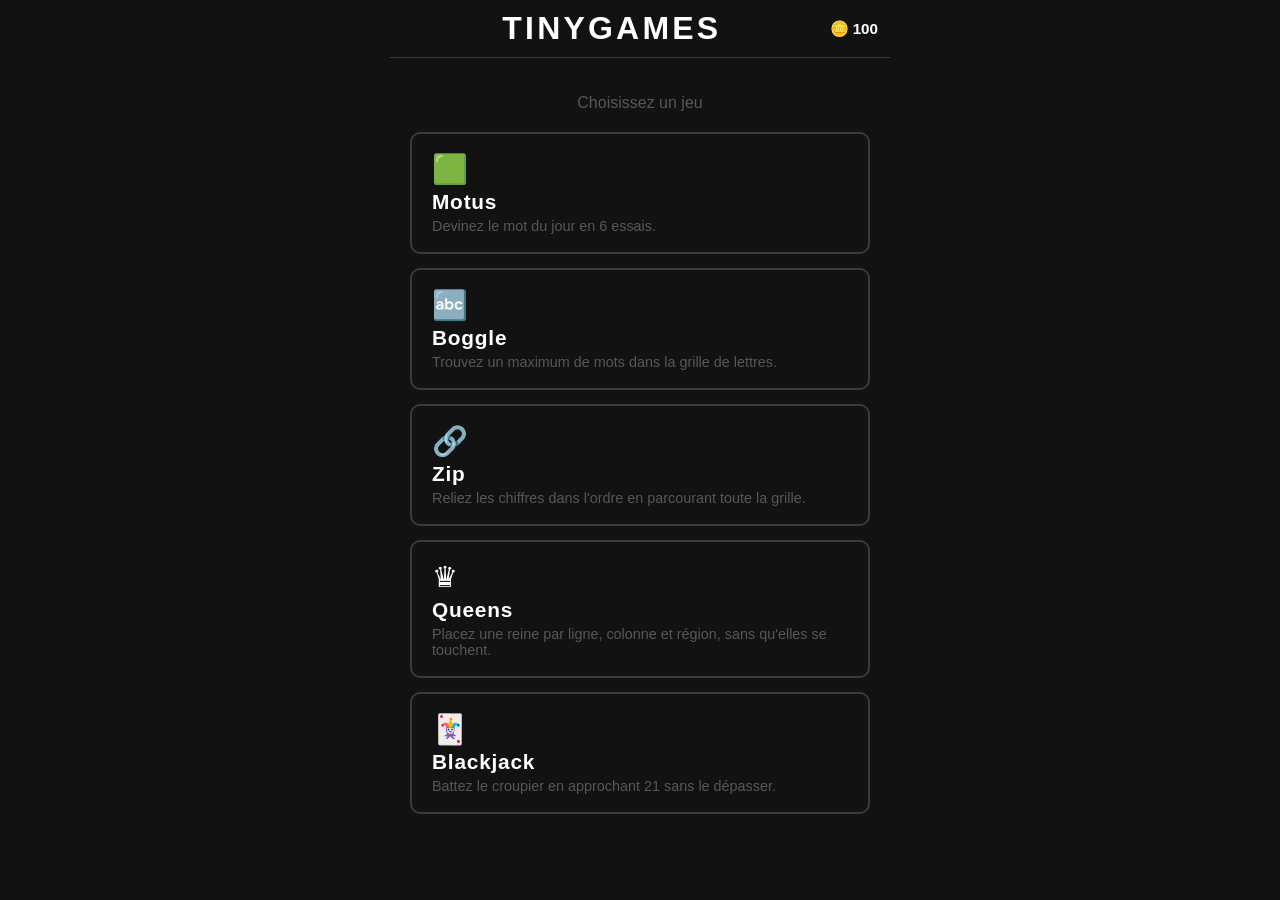
<file: index.html>
<!DOCTYPE html>
<html lang="fr">
<head>
<meta charset="UTF-8">
<meta name="viewport" content="width=device-width, initial-scale=1.0">
<title>TinyGames</title>
<link rel="stylesheet" href="style.css">
</head>
<body>
  <header>
    <h1>TINYGAMES</h1>
    <span class="coin-badge" title="Vos pièces">🪙 <span id="coin-count">0</span></span>
  </header>

  <main>
    <p class="subtitle">Choisissez un jeu</p>
    <div class="game-list">
      <a class="game-card" href="wordle/">
        <span class="game-emoji">🟩</span>
        <span class="game-name">Motus</span>
        <span class="game-desc">Devinez le mot du jour en 6 essais.</span>
      </a>
      <a class="game-card" href="boggle/">
        <span class="game-emoji">🔤</span>
        <span class="game-name">Boggle</span>
        <span class="game-desc">Trouvez un maximum de mots dans la grille de lettres.</span>
      </a>
      <a class="game-card" href="zip/">
        <span class="game-emoji">🔗</span>
        <span class="game-name">Zip</span>
        <span class="game-desc">Reliez les chiffres dans l'ordre en parcourant toute la grille.</span>
      </a>
      <a class="game-card" href="queens/">
        <span class="game-emoji">♛</span>
        <span class="game-name">Queens</span>
        <span class="game-desc">Placez une reine par ligne, colonne et région, sans qu'elles se touchent.</span>
      </a>
      <a class="game-card" href="blackjack/">
        <span class="game-emoji">🃏</span>
        <span class="game-name">Blackjack</span>
        <span class="game-desc">Battez le croupier en approchant 21 sans le dépasser.</span>
      </a>
    </div>
  </main>

  <script src="coins.js"></script>
</body>
</html>
</file>
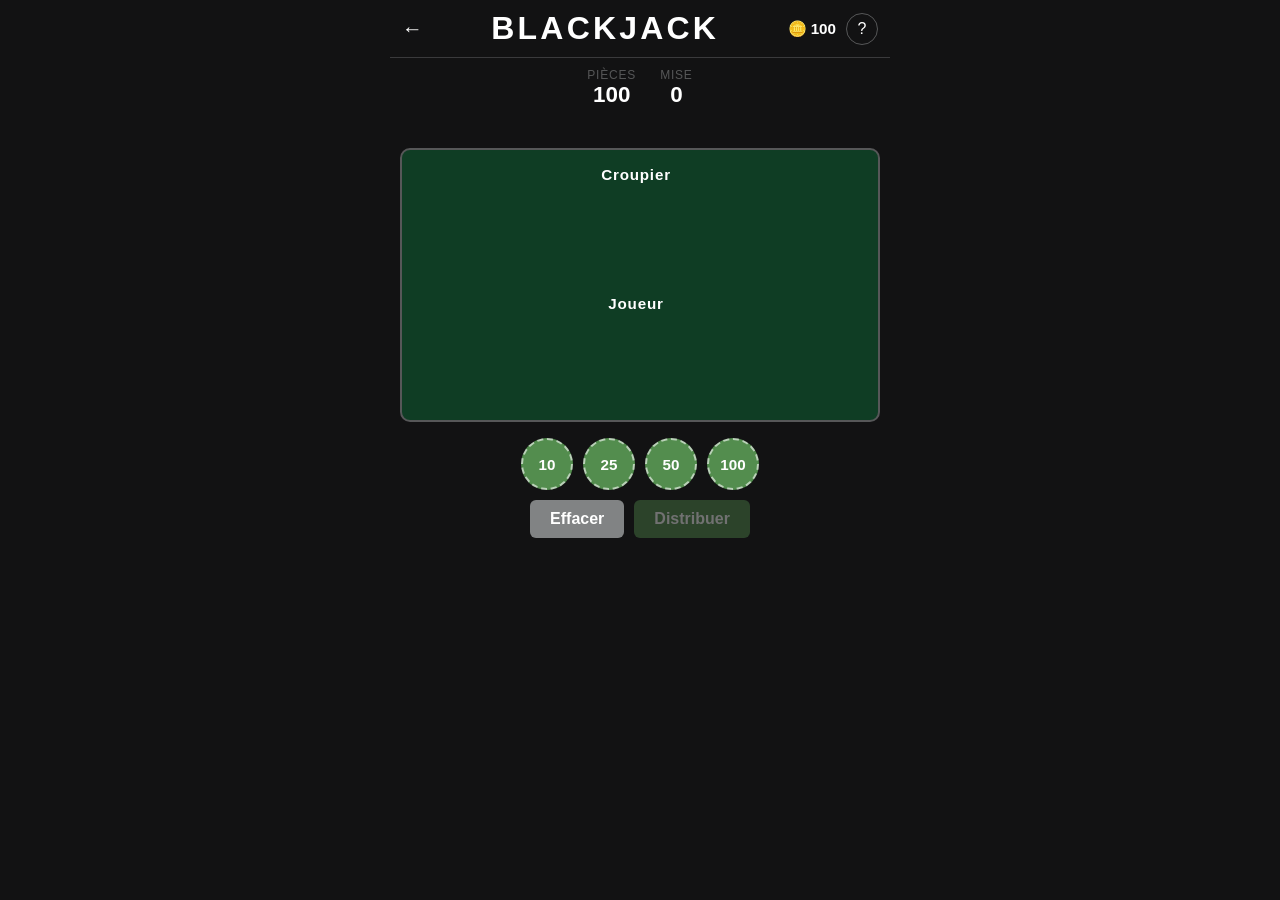
<file: blackjack/index.html>
<!DOCTYPE html>
<html lang="fr">
<head>
<meta charset="UTF-8">
<meta name="viewport" content="width=device-width, initial-scale=1.0">
<title>Blackjack - TinyGames</title>
<link rel="stylesheet" href="style.css">
</head>
<body>
  <header>
    <a class="home-link" href="../" aria-label="Retour a l'accueil">&larr;</a>
    <h1>BLACKJACK</h1>
    <div class="header-right">
      <span class="coin-badge" title="Vos pièces">🪙 <span id="coin-count">0</span></span>
      <button id="help-btn" aria-label="Aide" title="Comment jouer">?</button>
    </div>
  </header>

  <main>
    <div class="status-bar">
      <div class="status-item">
        <span class="status-label">Pièces</span>
        <span id="bankroll" class="status-value">0</span>
      </div>
      <div class="status-item">
        <span class="status-label">Mise</span>
        <span id="bet-display" class="status-value">0</span>
      </div>
    </div>

    <div id="message" class="message" aria-live="polite"></div>

    <section class="table">
      <div class="hand-area">
        <div class="hand-label">
          <span>Croupier</span>
          <span id="dealer-total" class="hand-total"></span>
        </div>
        <div id="dealer-cards" class="cards"></div>
      </div>

      <div class="hand-area">
        <div class="hand-label">
          <span>Joueur</span>
          <span id="player-total" class="hand-total"></span>
        </div>
        <div id="player-cards" class="cards"></div>
      </div>
    </section>

    <div id="bet-controls" class="controls">
      <div class="chip-row">
        <button class="chip" data-value="10">10</button>
        <button class="chip" data-value="25">25</button>
        <button class="chip" data-value="50">50</button>
        <button class="chip" data-value="100">100</button>
      </div>
      <div class="bet-actions">
        <button id="clear-bet-btn">Effacer</button>
        <button id="deal-btn">Distribuer</button>
      </div>
    </div>

    <div id="action-controls" class="controls hidden">
      <button id="hit-btn">Tirer</button>
      <button id="stand-btn">Rester</button>
      <button id="double-btn">Doubler</button>
    </div>
  </main>

  <div id="new-round-area" class="hidden">
    <button id="new-round-btn">Nouvelle manche</button>
  </div>

  <div id="help-modal" class="modal hidden">
    <div class="modal-content">
      <button class="close-btn" id="close-help">&times;</button>
      <h2>Comment jouer</h2>
      <p>Misez des pièces puis cliquez sur <strong>Distribuer</strong>. Le but est
      d'obtenir une main plus proche de 21 que celle du croupier, sans la dépasser.</p>
      <p>Les pièces sont communes à tous les jeux du site : trouvez des mots dans Boggle,
      terminez Zip, Queens ou Motus pour en gagner.</p>
      <p>Les cartes 2 à 10 valent leur valeur, les figures (J, Q, K) valent 10, et l'as
      vaut 11 ou 1 (la valeur la plus favorable est utilisée automatiquement).</p>
      <p><strong>Tirer</strong> : piocher une carte. <strong>Rester</strong> : garder sa
      main et laisser jouer le croupier. <strong>Doubler</strong> : doubler la mise,
      piocher une seule carte puis rester (disponible seulement sur les 2 premières cartes).</p>
      <p>Le croupier tire tant que sa main est inférieure à 17. Un blackjack (21 avec 2
      cartes) paie 3 pour 2. Une victoire classique paie 1 pour 1. En cas d'égalité,
      la mise est rendue.</p>
    </div>
  </div>

  <script src="../coins.js"></script>
  <script src="script.js"></script>
</body>
</html>
</file>
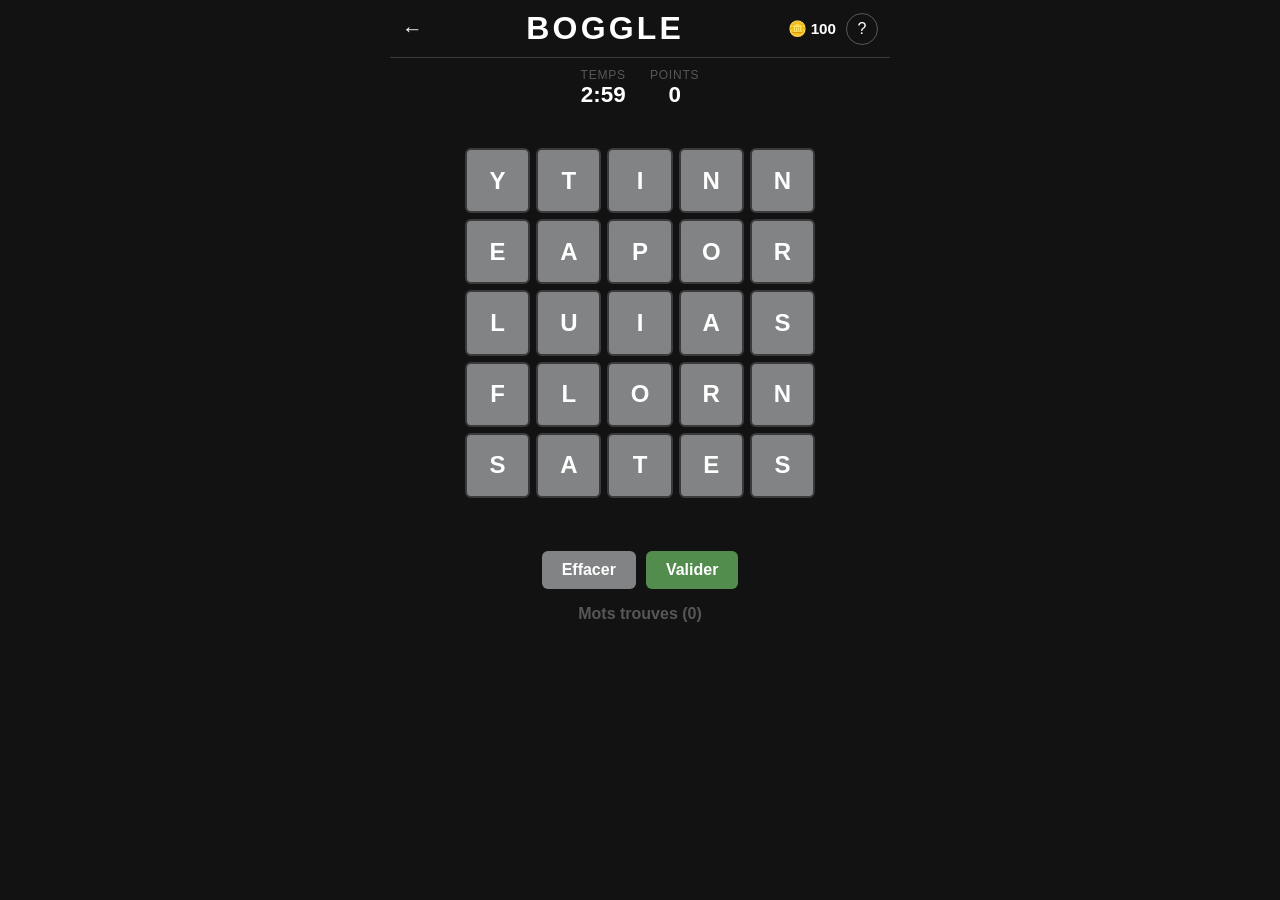
<file: boggle/index.html>
<!DOCTYPE html>
<html lang="fr">
<head>
<meta charset="UTF-8">
<meta name="viewport" content="width=device-width, initial-scale=1.0">
<title>Boggle - TinyGames</title>
<link rel="stylesheet" href="style.css">
</head>
<body>
  <header>
    <a class="home-link" href="../" aria-label="Retour a l'accueil">&larr;</a>
    <h1>BOGGLE</h1>
    <div class="header-right">
      <span class="coin-badge" title="Vos pièces">🪙 <span id="coin-count">0</span></span>
      <button id="help-btn" aria-label="Aide" title="Comment jouer">?</button>
    </div>
  </header>

  <main>
    <div class="status-bar">
      <div class="status-item">
        <span class="status-label">Temps</span>
        <span id="timer" class="status-value">3:00</span>
      </div>
      <div class="status-item">
        <span class="status-label">Points</span>
        <span id="score" class="status-value">0</span>
      </div>
    </div>

    <div id="message" class="message" aria-live="polite"></div>

    <div id="board" role="grid" aria-label="Grille de lettres"></div>

    <div id="current-word" class="current-word"></div>

    <div class="controls">
      <button id="undo-btn">Effacer</button>
      <button id="submit-btn">Valider</button>
    </div>

    <div class="found-words">
      <h2>Mots trouves (<span id="found-count">0</span>)</h2>
      <ul id="found-list"></ul>
    </div>
  </main>

  <div id="new-game-area" class="hidden">
    <button id="new-game-btn">Nouvelle partie</button>
  </div>

  <div id="help-modal" class="modal hidden">
    <div class="modal-content">
      <button class="close-btn" id="close-help">&times;</button>
      <h2>Comment jouer</h2>
      <p>Formez des mots de 3 a 8 lettres en reliant des lettres adjacentes (horizontalement, verticalement ou en diagonale).</p>
      <p>Chaque case ne peut etre utilisee qu'une seule fois par mot.</p>
      <p>Cliquez sur les lettres dans l'ordre, puis sur "Valider" pour proposer le mot. Vous avez 3 minutes pour marquer un maximum de points.</p>
      <p>Points par mot : 3-4 lettres = 1, 5 lettres = 2, 6 lettres = 3, 7 lettres = 5, 8 lettres = 11.</p>
    </div>
  </div>

  <script src="../coins.js"></script>
  <script src="script.js"></script>
</body>
</html>
</file>
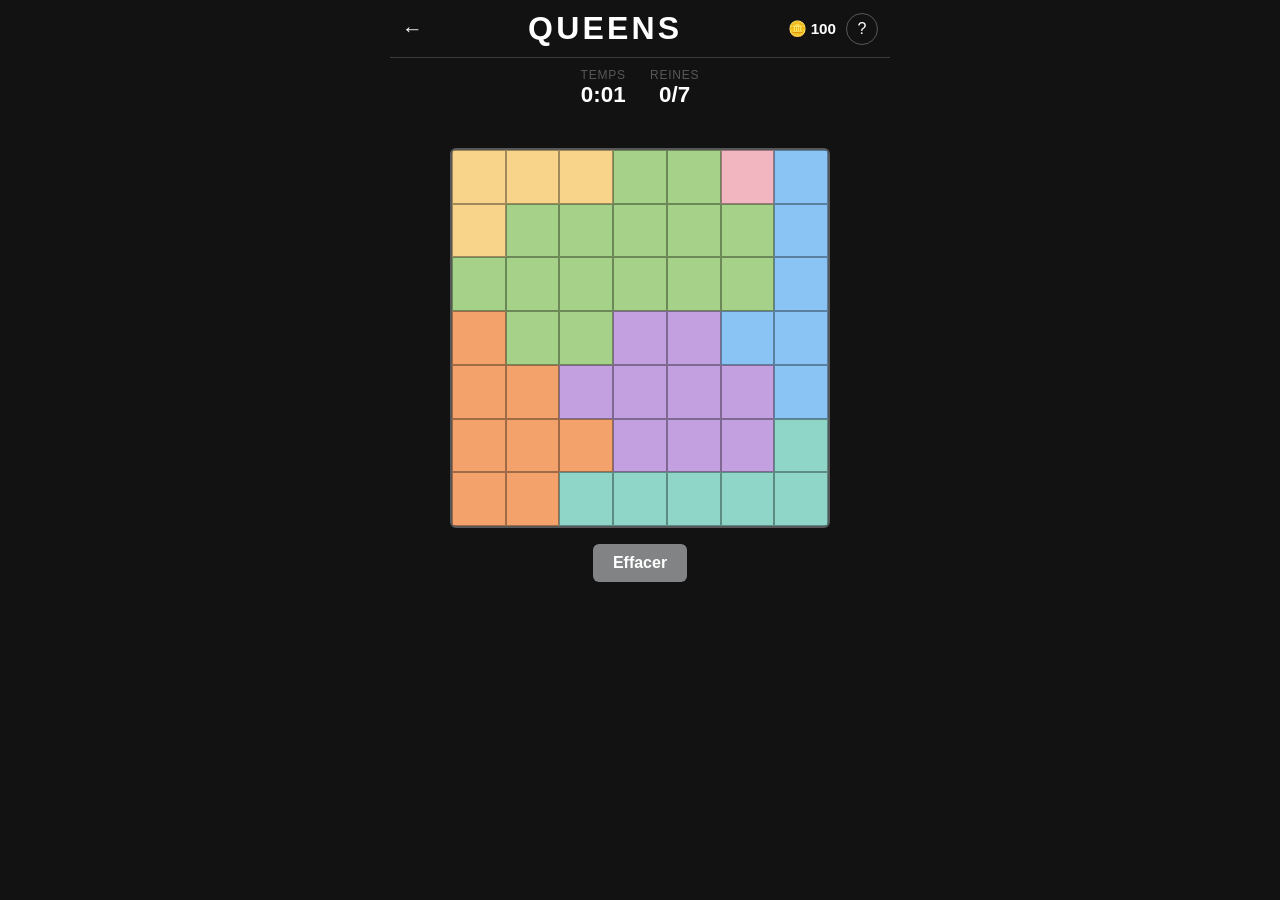
<file: queens/index.html>
<!DOCTYPE html>
<html lang="fr">
<head>
<meta charset="UTF-8">
<meta name="viewport" content="width=device-width, initial-scale=1.0">
<title>Queens - TinyGames</title>
<link rel="stylesheet" href="style.css">
</head>
<body>
  <header>
    <a class="home-link" href="../" aria-label="Retour a l'accueil">&larr;</a>
    <h1>QUEENS</h1>
    <div class="header-right">
      <span class="coin-badge" title="Vos pièces">🪙 <span id="coin-count">0</span></span>
      <button id="help-btn" aria-label="Aide" title="Comment jouer">?</button>
    </div>
  </header>

  <main>
    <div class="status-bar">
      <div class="status-item">
        <span class="status-label">Temps</span>
        <span id="timer" class="status-value">0:00</span>
      </div>
      <div class="status-item">
        <span class="status-label">Reines</span>
        <span id="progress" class="status-value">0/0</span>
      </div>
    </div>

    <div id="message" class="message" aria-live="polite"></div>

    <div id="board" role="grid" aria-label="Grille de régions"></div>

    <div class="controls">
      <button id="undo-btn">Effacer</button>
    </div>
  </main>

  <div id="new-game-area" class="hidden">
    <button id="new-game-btn">Nouvelle partie</button>
  </div>

  <div id="help-modal" class="modal hidden">
    <div class="modal-content">
      <button class="close-btn" id="close-help">&times;</button>
      <h2>Comment jouer</h2>
      <p>Placez une reine (♛) par ligne, par colonne et par région colorée, de sorte
      qu'aucune reine ne touche une autre reine (même en diagonale).</p>
      <p>Cliquez une fois sur une case pour la marquer d'une croix (aide-mémoire),
      cliquez à nouveau pour y placer une reine, et une troisième fois pour la vider.</p>
      <p>Les reines en conflit s'affichent en rouge.</p>
    </div>
  </div>

  <script src="../coins.js"></script>
  <script src="script.js"></script>
</body>
</html>
</file>
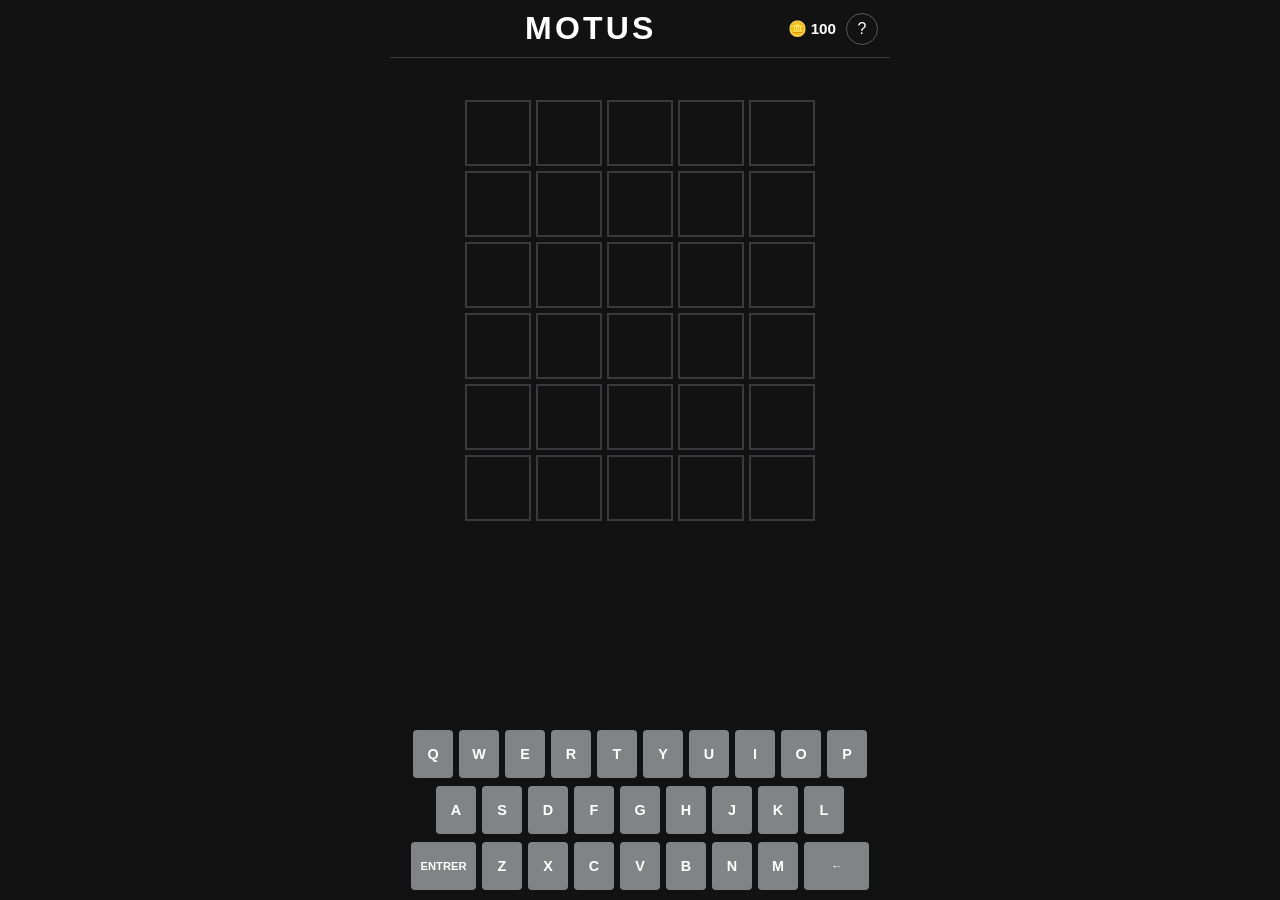
<file: wordle/index.html>
<!DOCTYPE html>
<html lang="fr">
<head>
<meta charset="UTF-8">
<meta name="viewport" content="width=device-width, initial-scale=1.0">
<title>Motus - Le Wordle Francais</title>
<link rel="stylesheet" href="style.css">
</head>
<body>
  <header>
    <h1>MOTUS</h1>
    <div class="header-right">
      <span class="coin-badge" title="Vos pièces">🪙 <span id="coin-count">0</span></span>
      <button id="help-btn" aria-label="Aide" title="Comment jouer">?</button>
    </div>
  </header>

  <main>
    <div id="message" class="message" aria-live="polite"></div>
    <div id="board" role="grid" aria-label="Grille de jeu"></div>
  </main>

  <div id="keyboard" role="group" aria-label="Clavier"></div>
  <div id="new-game-area" class="hidden">
    <button id="new-game-btn">Nouvelle partie</button>
  </div>

  <div id="help-modal" class="modal hidden">
    <div class="modal-content">
      <button class="close-btn" id="close-help">&times;</button>
      <h2>Comment jouer</h2>
      <p>Devinez le mot du jour en 6 essais.</p>
      <p>Chaque essai doit etre un mot valide de 5 lettres.</p>
      <p>Apres chaque essai, la couleur des cases change pour indiquer si vos lettres sont bien placees.</p>
      <div class="example">
        <div class="tile correct">A</div>
        <span>La lettre est dans le mot et bien placee.</span>
      </div>
      <div class="example">
        <div class="tile present">B</div>
        <span>La lettre est dans le mot mais mal placee.</span>
      </div>
      <div class="example">
        <div class="tile absent">C</div>
        <span>La lettre n'est pas dans le mot.</span>
      </div>
      <p>Un nouveau mot est disponible chaque jour !</p>
    </div>
  </div>

  <script src="../coins.js"></script>
  <script src="script.js"></script>
</body>
</html>
</file>
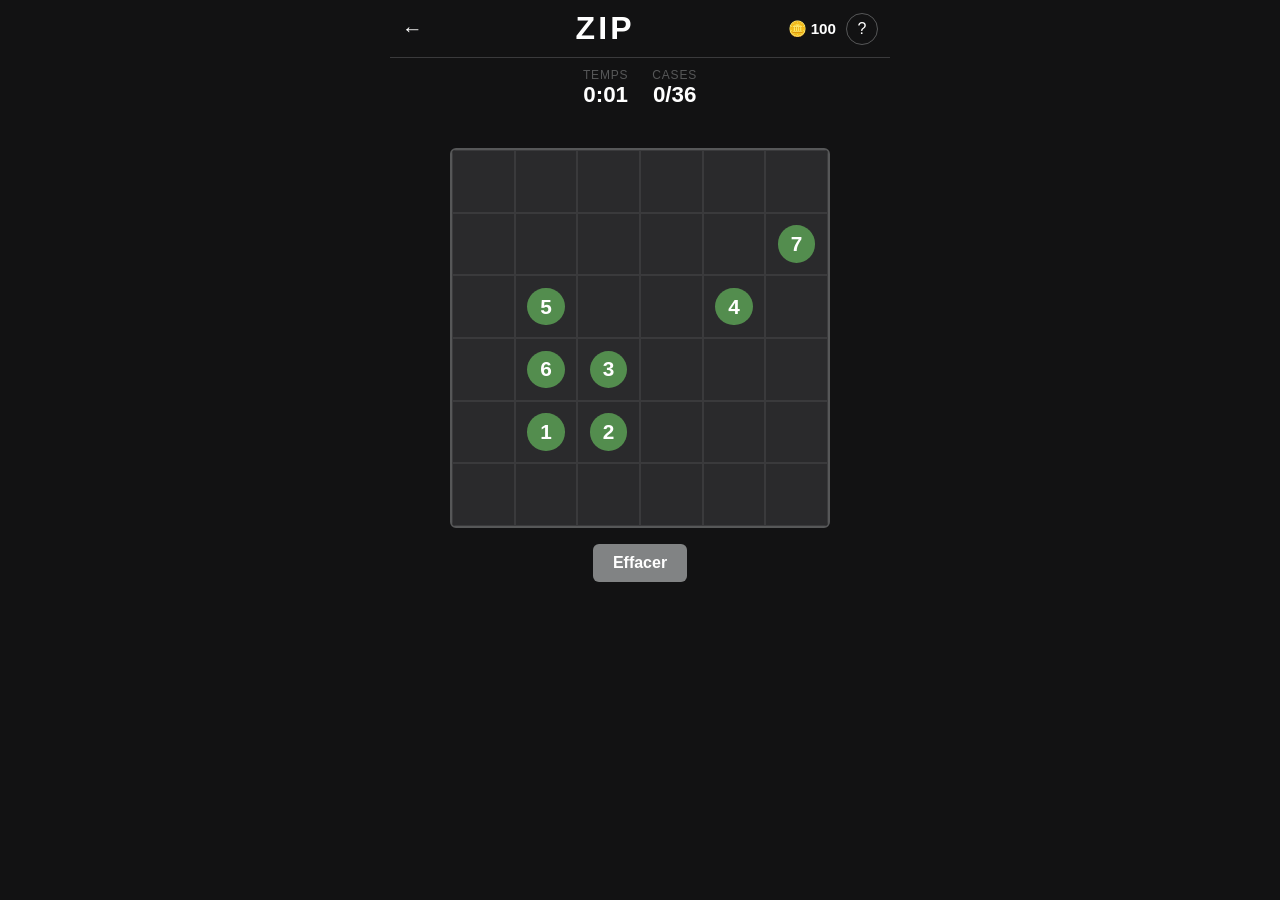
<file: zip/index.html>
<!DOCTYPE html>
<html lang="fr">
<head>
<meta charset="UTF-8">
<meta name="viewport" content="width=device-width, initial-scale=1.0">
<title>Zip - TinyGames</title>
<link rel="stylesheet" href="style.css">
</head>
<body>
  <header>
    <a class="home-link" href="../" aria-label="Retour a l'accueil">&larr;</a>
    <h1>ZIP</h1>
    <div class="header-right">
      <span class="coin-badge" title="Vos pièces">🪙 <span id="coin-count">0</span></span>
      <button id="help-btn" aria-label="Aide" title="Comment jouer">?</button>
    </div>
  </header>

  <main>
    <div class="status-bar">
      <div class="status-item">
        <span class="status-label">Temps</span>
        <span id="timer" class="status-value">0:00</span>
      </div>
      <div class="status-item">
        <span class="status-label">Cases</span>
        <span id="progress" class="status-value">0/0</span>
      </div>
    </div>

    <div id="message" class="message" aria-live="polite"></div>

    <div id="board" role="grid" aria-label="Grille de connexion"></div>

    <div class="controls">
      <button id="undo-btn">Effacer</button>
    </div>
  </main>

  <div id="new-game-area" class="hidden">
    <button id="new-game-btn">Nouvelle partie</button>
  </div>

  <div id="help-modal" class="modal hidden">
    <div class="modal-content">
      <button class="close-btn" id="close-help">&times;</button>
      <h2>Comment jouer</h2>
      <p>Reliez les chiffres dans l'ordre (1, 2, 3...) en traçant un chemin entre cases
      voisines (horizontalement ou verticalement).</p>
      <p>Le chemin doit passer par toutes les cases de la grille sans repasser deux fois
      par la même case.</p>
      <p>Cliquez ou glissez d'une case à l'autre pour tracer le chemin. Cliquez sur la
      dernière case tracée pour revenir en arrière.</p>
    </div>
  </div>

  <script src="../coins.js"></script>
  <script src="script.js"></script>
</body>
</html>
</file>
<file: style.css>
:root {
  --bg: #121213;
  --fg: #ffffff;
  --border: #3a3a3c;
  --border-filled: #565758;
  --correct: #538d4e;
}

* {
  box-sizing: border-box;
}

html, body {
  margin: 0;
  padding: 0;
  height: 100%;
  background: var(--bg);
  color: var(--fg);
  font-family: "Helvetica Neue", Arial, sans-serif;
}

body {
  display: flex;
  flex-direction: column;
  align-items: center;
}

header {
  width: 100%;
  max-width: 500px;
  display: flex;
  align-items: center;
  justify-content: space-between;
  gap: 8px;
  border-bottom: 1px solid var(--border);
  padding: 10px 12px;
}

header h1 {
  flex: 1 1 auto;
  min-width: 0;
  text-align: center;
  font-size: 2rem;
  letter-spacing: 0.2rem;
  margin: 0;
  overflow: hidden;
  text-overflow: ellipsis;
  white-space: nowrap;
}

.coin-badge {
  flex: 0 0 auto;
  display: flex;
  align-items: center;
  gap: 4px;
  font-weight: bold;
  font-size: 0.95rem;
  white-space: nowrap;
}

main {
  flex: 1;
  display: flex;
  flex-direction: column;
  align-items: center;
  width: 100%;
  max-width: 500px;
  padding: 20px;
}

.subtitle {
  color: var(--border-filled);
  margin-bottom: 20px;
}

.game-list {
  width: 100%;
  display: flex;
  flex-direction: column;
  gap: 14px;
}

.game-card {
  display: flex;
  flex-direction: column;
  gap: 4px;
  padding: 18px 20px;
  border: 2px solid var(--border);
  border-radius: 10px;
  color: var(--fg);
  text-decoration: none;
  transition: border-color 0.15s, transform 0.15s;
}

.game-card:hover,
.game-card:focus-visible {
  border-color: var(--correct);
  transform: translateY(-2px);
}

.game-emoji {
  font-size: 1.8rem;
}

.game-name {
  font-size: 1.3rem;
  font-weight: bold;
  letter-spacing: 0.05rem;
}

.game-desc {
  color: var(--border-filled);
  font-size: 0.9rem;
}
</file>
<file: blackjack/style.css>
:root {
  --bg: #121213;
  --fg: #ffffff;
  --border: #3a3a3c;
  --border-filled: #565758;
  --correct: #538d4e;
  --conflict: #e05555;
  --table: #0f3d24;
}

* {
  box-sizing: border-box;
}

html, body {
  margin: 0;
  padding: 0;
  height: 100%;
  background: var(--bg);
  color: var(--fg);
  font-family: "Helvetica Neue", Arial, sans-serif;
  -webkit-tap-highlight-color: transparent;
  user-select: none;
}

body {
  display: flex;
  flex-direction: column;
  align-items: center;
}

header {
  width: 100%;
  max-width: 500px;
  display: flex;
  align-items: center;
  justify-content: space-between;
  gap: 8px;
  border-bottom: 1px solid var(--border);
  padding: 10px 12px;
}

header h1 {
  flex: 1 1 auto;
  min-width: 0;
  text-align: center;
  font-size: 2rem;
  letter-spacing: 0.2rem;
  margin: 0;
  overflow: hidden;
  text-overflow: ellipsis;
  white-space: nowrap;
}

.home-link {
  flex: 0 0 auto;
  color: var(--fg);
  text-decoration: none;
  font-size: 1.3rem;
}

.header-right {
  flex: 0 0 auto;
  display: flex;
  align-items: center;
  gap: 10px;
}

.coin-badge {
  display: flex;
  align-items: center;
  gap: 4px;
  font-weight: bold;
  font-size: 0.95rem;
  white-space: nowrap;
}

#help-btn {
  flex-shrink: 0;
  background: transparent;
  color: var(--fg);
  border: 1px solid var(--border-filled);
  border-radius: 50%;
  width: 32px;
  height: 32px;
  font-size: 1rem;
  cursor: pointer;
}

main {
  flex: 1;
  display: flex;
  flex-direction: column;
  align-items: center;
  width: 100%;
  max-width: 500px;
  padding: 10px;
}

.status-bar {
  display: flex;
  gap: 24px;
  margin-bottom: 8px;
}

.status-item {
  display: flex;
  flex-direction: column;
  align-items: center;
}

.status-label {
  font-size: 0.75rem;
  color: var(--border-filled);
  text-transform: uppercase;
  letter-spacing: 0.05rem;
}

.status-value {
  font-size: 1.4rem;
  font-weight: bold;
}

.message {
  min-height: 1.5rem;
  font-weight: bold;
  margin-bottom: 8px;
  text-align: center;
}

.table {
  width: 100%;
  background: var(--table);
  border: 2px solid var(--border-filled);
  border-radius: 10px;
  padding: 16px 10px;
  margin-bottom: 16px;
  display: flex;
  flex-direction: column;
  gap: 20px;
}

.hand-area {
  display: flex;
  flex-direction: column;
  gap: 8px;
  min-height: 100px;
}

.hand-label {
  display: flex;
  align-items: baseline;
  justify-content: center;
  gap: 8px;
  font-size: 0.95rem;
  font-weight: bold;
  letter-spacing: 0.05rem;
}

.hand-total {
  color: #d9d9d9;
  font-weight: normal;
  font-size: 0.85rem;
}

.cards {
  display: flex;
  justify-content: center;
  flex-wrap: wrap;
  gap: 8px;
  min-height: 84px;
}

.card {
  width: 56px;
  height: 80px;
  background: #fff;
  border-radius: 6px;
  box-shadow: 0 2px 4px rgba(0, 0, 0, 0.4);
  display: flex;
  flex-direction: column;
  justify-content: space-between;
  padding: 4px 5px;
  font-weight: bold;
  color: #1a1a1a;
  animation: deal-in 0.2s ease-out;
}

.card.red {
  color: #c62828;
}

.card .rank-top {
  font-size: 0.9rem;
  text-align: left;
}

.card .suit-center {
  font-size: 1.5rem;
  text-align: center;
}

.card .rank-bottom {
  font-size: 0.9rem;
  text-align: right;
  transform: rotate(180deg);
}

.card.back {
  background: repeating-linear-gradient(
    45deg,
    #2b5fa8,
    #2b5fa8 6px,
    #3a72c2 6px,
    #3a72c2 12px
  );
  border: 2px solid #fff;
}

@keyframes deal-in {
  from { opacity: 0; transform: translateY(-10px); }
  to { opacity: 1; transform: translateY(0); }
}

.controls {
  display: flex;
  flex-direction: column;
  align-items: center;
  gap: 10px;
  width: 100%;
  margin-bottom: 16px;
}

.controls.hidden {
  display: none;
}

.chip-row {
  display: flex;
  gap: 10px;
}

.chip {
  width: 52px;
  height: 52px;
  border-radius: 50%;
  border: 2px dashed rgba(255, 255, 255, 0.6);
  background: var(--correct);
  color: var(--fg);
  font-weight: bold;
  font-size: 0.95rem;
  cursor: pointer;
}

.chip:hover {
  filter: brightness(1.1);
}

.bet-actions {
  display: flex;
  gap: 10px;
}

.bet-actions button,
#action-controls button {
  background: #818384;
  color: var(--fg);
  border: none;
  border-radius: 6px;
  padding: 10px 20px;
  font-size: 1rem;
  font-weight: bold;
  cursor: pointer;
}

#deal-btn {
  background: var(--correct);
}

#deal-btn:disabled,
.chip:disabled {
  opacity: 0.4;
  cursor: not-allowed;
}

#action-controls {
  flex-direction: row;
  justify-content: center;
  flex-wrap: wrap;
}

#double-btn:disabled {
  opacity: 0.4;
  cursor: not-allowed;
}

#new-round-area {
  width: 100%;
  max-width: 500px;
  padding: 10px;
  display: flex;
  justify-content: center;
}

#new-round-area.hidden {
  display: none;
}

#new-round-btn {
  background: var(--correct);
  color: var(--fg);
  border: none;
  border-radius: 6px;
  padding: 14px 32px;
  font-size: 1.1rem;
  font-weight: bold;
  text-transform: uppercase;
  letter-spacing: 0.05rem;
  cursor: pointer;
}

#new-round-btn:hover {
  filter: brightness(1.1);
}

.modal {
  position: fixed;
  inset: 0;
  background: rgba(0,0,0,0.7);
  display: flex;
  align-items: center;
  justify-content: center;
  z-index: 10;
}

.modal.hidden {
  display: none;
}

.modal-content {
  background: var(--bg);
  border: 1px solid var(--border-filled);
  border-radius: 8px;
  padding: 20px;
  max-width: 400px;
  width: 90%;
  position: relative;
}

.close-btn {
  position: absolute;
  top: 10px;
  right: 10px;
  background: transparent;
  color: var(--fg);
  border: none;
  font-size: 1.5rem;
  cursor: pointer;
}
</file>
<file: boggle/style.css>
:root {
  --bg: #121213;
  --fg: #ffffff;
  --border: #3a3a3c;
  --border-filled: #565758;
  --correct: #538d4e;
  --present: #b59f3b;
  --absent: #3a3a3c;
  --key-bg: #818384;
}

* {
  box-sizing: border-box;
}

html, body {
  margin: 0;
  padding: 0;
  height: 100%;
  background: var(--bg);
  color: var(--fg);
  font-family: "Helvetica Neue", Arial, sans-serif;
  -webkit-tap-highlight-color: transparent;
  user-select: none;
}

body {
  display: flex;
  flex-direction: column;
  align-items: center;
}

header {
  width: 100%;
  max-width: 500px;
  display: flex;
  align-items: center;
  justify-content: space-between;
  gap: 8px;
  border-bottom: 1px solid var(--border);
  padding: 10px 12px;
}

header h1 {
  flex: 1 1 auto;
  min-width: 0;
  text-align: center;
  font-size: 2rem;
  letter-spacing: 0.2rem;
  margin: 0;
  overflow: hidden;
  text-overflow: ellipsis;
  white-space: nowrap;
}

.home-link {
  flex: 0 0 auto;
  color: var(--fg);
  text-decoration: none;
  font-size: 1.3rem;
}

.header-right {
  flex: 0 0 auto;
  display: flex;
  align-items: center;
  gap: 10px;
}

.coin-badge {
  display: flex;
  align-items: center;
  gap: 4px;
  font-weight: bold;
  font-size: 0.95rem;
  white-space: nowrap;
}

#help-btn {
  flex-shrink: 0;
  background: transparent;
  color: var(--fg);
  border: 1px solid var(--border-filled);
  border-radius: 50%;
  width: 32px;
  height: 32px;
  font-size: 1rem;
  cursor: pointer;
}

main {
  flex: 1;
  display: flex;
  flex-direction: column;
  align-items: center;
  width: 100%;
  max-width: 500px;
  padding: 10px;
}

.status-bar {
  display: flex;
  gap: 24px;
  margin-bottom: 8px;
}

.status-item {
  display: flex;
  flex-direction: column;
  align-items: center;
}

.status-label {
  font-size: 0.75rem;
  color: var(--border-filled);
  text-transform: uppercase;
  letter-spacing: 0.05rem;
}

.status-value {
  font-size: 1.4rem;
  font-weight: bold;
}

.message {
  min-height: 1.5rem;
  font-weight: bold;
  margin-bottom: 8px;
  text-align: center;
}

#board {
  display: grid;
  grid-template-columns: repeat(5, 1fr);
  grid-template-rows: repeat(5, 1fr);
  gap: 6px;
  width: min(90vw, 350px);
  aspect-ratio: 1 / 1;
  margin-bottom: 12px;
}

.tile {
  display: flex;
  align-items: center;
  justify-content: center;
  font-size: 1.5rem;
  font-weight: bold;
  text-transform: uppercase;
  border: 2px solid var(--border);
  border-radius: 6px;
  color: var(--fg);
  background: var(--key-bg);
  aspect-ratio: 1 / 1;
  cursor: pointer;
}

.tile.selected {
  background: var(--present);
  border-color: var(--present);
}

.tile.disabled {
  opacity: 0.35;
  cursor: default;
}

.current-word {
  min-height: 1.8rem;
  font-size: 1.4rem;
  font-weight: bold;
  letter-spacing: 0.2rem;
  margin-bottom: 12px;
}

.controls {
  display: flex;
  gap: 10px;
  margin-bottom: 16px;
}

.controls button {
  background: var(--key-bg);
  color: var(--fg);
  border: none;
  border-radius: 6px;
  padding: 10px 20px;
  font-size: 1rem;
  font-weight: bold;
  cursor: pointer;
}

#submit-btn {
  background: var(--correct);
}

.found-words {
  width: 100%;
  max-width: 350px;
}

.found-words h2 {
  font-size: 1rem;
  text-align: center;
  margin: 0 0 8px;
  color: var(--border-filled);
}

#found-list {
  list-style: none;
  margin: 0;
  padding: 0;
  display: flex;
  flex-wrap: wrap;
  gap: 6px;
  justify-content: center;
}

#found-list li {
  background: var(--correct);
  padding: 4px 10px;
  border-radius: 12px;
  font-size: 0.85rem;
  font-weight: bold;
  text-transform: uppercase;
}

#new-game-area {
  width: 100%;
  max-width: 500px;
  padding: 10px;
  display: flex;
  justify-content: center;
}

#new-game-area.hidden {
  display: none;
}

#new-game-btn {
  background: var(--correct);
  color: var(--fg);
  border: none;
  border-radius: 6px;
  padding: 14px 32px;
  font-size: 1.1rem;
  font-weight: bold;
  text-transform: uppercase;
  letter-spacing: 0.05rem;
  cursor: pointer;
}

#new-game-btn:hover {
  filter: brightness(1.1);
}

.modal {
  position: fixed;
  inset: 0;
  background: rgba(0,0,0,0.7);
  display: flex;
  align-items: center;
  justify-content: center;
  z-index: 10;
}

.modal.hidden {
  display: none;
}

.modal-content {
  background: var(--bg);
  border: 1px solid var(--border-filled);
  border-radius: 8px;
  padding: 20px;
  max-width: 400px;
  width: 90%;
  position: relative;
}

.close-btn {
  position: absolute;
  top: 10px;
  right: 10px;
  background: transparent;
  color: var(--fg);
  border: none;
  font-size: 1.5rem;
  cursor: pointer;
}
</file>
<file: queens/style.css>
:root {
  --bg: #121213;
  --fg: #ffffff;
  --border: #3a3a3c;
  --border-filled: #565758;
  --correct: #538d4e;
  --conflict: #e05555;
}

* {
  box-sizing: border-box;
}

html, body {
  margin: 0;
  padding: 0;
  height: 100%;
  background: var(--bg);
  color: var(--fg);
  font-family: "Helvetica Neue", Arial, sans-serif;
  -webkit-tap-highlight-color: transparent;
  user-select: none;
}

body {
  display: flex;
  flex-direction: column;
  align-items: center;
}

header {
  width: 100%;
  max-width: 500px;
  display: flex;
  align-items: center;
  justify-content: space-between;
  gap: 8px;
  border-bottom: 1px solid var(--border);
  padding: 10px 12px;
}

header h1 {
  flex: 1 1 auto;
  min-width: 0;
  text-align: center;
  font-size: 2rem;
  letter-spacing: 0.2rem;
  margin: 0;
  overflow: hidden;
  text-overflow: ellipsis;
  white-space: nowrap;
}

.home-link {
  flex: 0 0 auto;
  color: var(--fg);
  text-decoration: none;
  font-size: 1.3rem;
}

.header-right {
  flex: 0 0 auto;
  display: flex;
  align-items: center;
  gap: 10px;
}

.coin-badge {
  display: flex;
  align-items: center;
  gap: 4px;
  font-weight: bold;
  font-size: 0.95rem;
  white-space: nowrap;
}

#help-btn {
  flex-shrink: 0;
  background: transparent;
  color: var(--fg);
  border: 1px solid var(--border-filled);
  border-radius: 50%;
  width: 32px;
  height: 32px;
  font-size: 1rem;
  cursor: pointer;
}

main {
  flex: 1;
  display: flex;
  flex-direction: column;
  align-items: center;
  width: 100%;
  max-width: 500px;
  padding: 10px;
}

.status-bar {
  display: flex;
  gap: 24px;
  margin-bottom: 8px;
}

.status-item {
  display: flex;
  flex-direction: column;
  align-items: center;
}

.status-label {
  font-size: 0.75rem;
  color: var(--border-filled);
  text-transform: uppercase;
  letter-spacing: 0.05rem;
}

.status-value {
  font-size: 1.4rem;
  font-weight: bold;
}

.message {
  min-height: 1.5rem;
  font-weight: bold;
  margin-bottom: 8px;
  text-align: center;
}

#board {
  display: grid;
  gap: 0;
  width: min(90vw, 380px);
  aspect-ratio: 1 / 1;
  margin-bottom: 16px;
  border: 2px solid var(--border-filled);
  border-radius: 6px;
  overflow: hidden;
}

.cell {
  position: relative;
  display: flex;
  align-items: center;
  justify-content: center;
  box-shadow: inset 0 0 0 1px rgba(0, 0, 0, 0.35);
  cursor: pointer;
  font-size: clamp(1rem, 4vw, 1.6rem);
  font-weight: bold;
  color: rgba(0, 0, 0, 0.75);
}

.cell.mark::before {
  content: '\2715';
  font-size: 0.7em;
}

.cell.queen::before {
  content: '\265B';
  font-size: 1.1em;
}

.cell.queen.conflict {
  color: var(--conflict);
}

.controls {
  display: flex;
  gap: 10px;
  margin-bottom: 16px;
}

.controls button {
  background: #818384;
  color: var(--fg);
  border: none;
  border-radius: 6px;
  padding: 10px 20px;
  font-size: 1rem;
  font-weight: bold;
  cursor: pointer;
}

#new-game-area {
  width: 100%;
  max-width: 500px;
  padding: 10px;
  display: flex;
  justify-content: center;
}

#new-game-area.hidden {
  display: none;
}

#new-game-btn {
  background: var(--correct);
  color: var(--fg);
  border: none;
  border-radius: 6px;
  padding: 14px 32px;
  font-size: 1.1rem;
  font-weight: bold;
  text-transform: uppercase;
  letter-spacing: 0.05rem;
  cursor: pointer;
}

#new-game-btn:hover {
  filter: brightness(1.1);
}

.modal {
  position: fixed;
  inset: 0;
  background: rgba(0,0,0,0.7);
  display: flex;
  align-items: center;
  justify-content: center;
  z-index: 10;
}

.modal.hidden {
  display: none;
}

.modal-content {
  background: var(--bg);
  border: 1px solid var(--border-filled);
  border-radius: 8px;
  padding: 20px;
  max-width: 400px;
  width: 90%;
  position: relative;
}

.close-btn {
  position: absolute;
  top: 10px;
  right: 10px;
  background: transparent;
  color: var(--fg);
  border: none;
  font-size: 1.5rem;
  cursor: pointer;
}
</file>
<file: wordle/style.css>
:root {
  --bg: #121213;
  --fg: #ffffff;
  --border: #3a3a3c;
  --border-filled: #565758;
  --correct: #538d4e;
  --present: #b59f3b;
  --absent: #3a3a3c;
  --key-bg: #818384;
}

* {
  box-sizing: border-box;
}

html, body {
  margin: 0;
  padding: 0;
  height: 100%;
  background: var(--bg);
  color: var(--fg);
  font-family: "Helvetica Neue", Arial, sans-serif;
  -webkit-tap-highlight-color: transparent;
  user-select: none;
}

body {
  display: flex;
  flex-direction: column;
  align-items: center;
}

header {
  width: 100%;
  max-width: 500px;
  display: flex;
  align-items: center;
  justify-content: space-between;
  gap: 8px;
  border-bottom: 1px solid var(--border);
  padding: 10px 12px;
}

header h1 {
  flex: 1 1 auto;
  min-width: 0;
  text-align: center;
  font-size: 2rem;
  letter-spacing: 0.2rem;
  margin: 0;
  overflow: hidden;
  text-overflow: ellipsis;
  white-space: nowrap;
}

.header-right {
  flex: 0 0 auto;
  display: flex;
  align-items: center;
  gap: 10px;
}

.coin-badge {
  display: flex;
  align-items: center;
  gap: 4px;
  font-weight: bold;
  font-size: 0.95rem;
  white-space: nowrap;
}

#help-btn {
  flex-shrink: 0;
  background: transparent;
  color: var(--fg);
  border: 1px solid var(--border-filled);
  border-radius: 50%;
  width: 32px;
  height: 32px;
  font-size: 1rem;
  cursor: pointer;
}

main {
  flex: 1;
  display: flex;
  flex-direction: column;
  align-items: center;
  width: 100%;
  padding: 10px;
}

.message {
  min-height: 1.5rem;
  font-weight: bold;
  margin-bottom: 8px;
  text-align: center;
}

#board {
  display: grid;
  grid-template-rows: repeat(6, 1fr);
  gap: 5px;
  width: min(90vw, 350px);
  aspect-ratio: 5 / 6;
  margin-bottom: 20px;
}

.row {
  display: grid;
  grid-template-columns: repeat(5, 1fr);
  gap: 5px;
}

.tile {
  display: flex;
  align-items: center;
  justify-content: center;
  font-size: 2rem;
  font-weight: bold;
  text-transform: uppercase;
  border: 2px solid var(--border);
  color: var(--fg);
  aspect-ratio: 1 / 1;
}

.tile.filled {
  border-color: var(--border-filled);
}

.tile.correct {
  background: var(--correct);
  border-color: var(--correct);
}

.tile.present {
  background: var(--present);
  border-color: var(--present);
}

.tile.absent {
  background: var(--absent);
  border-color: var(--absent);
}

.tile.flip {
  animation: flip 0.5s ease;
}

@keyframes flip {
  0% { transform: rotateX(0); }
  50% { transform: rotateX(90deg); }
  100% { transform: rotateX(0); }
}

.shake {
  animation: shake 0.4s;
}

@keyframes shake {
  10%, 90% { transform: translateX(-2px); }
  20%, 80% { transform: translateX(4px); }
  30%, 50%, 70% { transform: translateX(-8px); }
  40%, 60% { transform: translateX(8px); }
}

#keyboard {
  width: 100%;
  max-width: 500px;
  padding: 10px;
  display: flex;
  flex-direction: column;
  gap: 8px;
}

#keyboard.hidden {
  display: none;
}

.kb-row {
  display: flex;
  justify-content: center;
  gap: 6px;
}

.key {
  background: var(--key-bg);
  color: var(--fg);
  border: none;
  border-radius: 4px;
  padding: 0;
  height: 48px;
  flex: 1;
  max-width: 40px;
  font-size: 0.9rem;
  font-weight: bold;
  text-transform: uppercase;
  cursor: pointer;
}

.key.wide {
  max-width: 65px;
  font-size: 0.7rem;
}

.key.correct {
  background: var(--correct);
}

.key.present {
  background: var(--present);
}

.key.absent {
  background: var(--absent);
  opacity: 0.5;
}

#new-game-area {
  width: 100%;
  max-width: 500px;
  padding: 10px;
  display: flex;
  justify-content: center;
}

#new-game-area.hidden {
  display: none;
}

#new-game-btn {
  background: var(--correct);
  color: var(--fg);
  border: none;
  border-radius: 6px;
  padding: 14px 32px;
  font-size: 1.1rem;
  font-weight: bold;
  text-transform: uppercase;
  letter-spacing: 0.05rem;
  cursor: pointer;
}

#new-game-btn:hover {
  filter: brightness(1.1);
}

.modal {
  position: fixed;
  inset: 0;
  background: rgba(0,0,0,0.7);
  display: flex;
  align-items: center;
  justify-content: center;
  z-index: 10;
}

.modal.hidden {
  display: none;
}

.modal-content {
  background: var(--bg);
  border: 1px solid var(--border-filled);
  border-radius: 8px;
  padding: 20px;
  max-width: 400px;
  width: 90%;
  position: relative;
}

.close-btn {
  position: absolute;
  top: 10px;
  right: 10px;
  background: transparent;
  color: var(--fg);
  border: none;
  font-size: 1.5rem;
  cursor: pointer;
}

.example {
  display: flex;
  align-items: center;
  gap: 10px;
  margin: 10px 0;
}

.example .tile {
  width: 40px;
  height: 40px;
  font-size: 1.2rem;
  flex-shrink: 0;
}

.example span {
  font-size: 0.85rem;
}
</file>
<file: zip/style.css>
:root {
  --bg: #121213;
  --fg: #ffffff;
  --border: #3a3a3c;
  --border-filled: #565758;
  --correct: #538d4e;
  --path: #3d7de0;
  --cell-bg: #2a2a2c;
}

* {
  box-sizing: border-box;
}

html, body {
  margin: 0;
  padding: 0;
  height: 100%;
  background: var(--bg);
  color: var(--fg);
  font-family: "Helvetica Neue", Arial, sans-serif;
  -webkit-tap-highlight-color: transparent;
  user-select: none;
}

body {
  display: flex;
  flex-direction: column;
  align-items: center;
}

header {
  width: 100%;
  max-width: 500px;
  display: flex;
  align-items: center;
  justify-content: space-between;
  gap: 8px;
  border-bottom: 1px solid var(--border);
  padding: 10px 12px;
}

header h1 {
  flex: 1 1 auto;
  min-width: 0;
  text-align: center;
  font-size: 2rem;
  letter-spacing: 0.2rem;
  margin: 0;
  overflow: hidden;
  text-overflow: ellipsis;
  white-space: nowrap;
}

.home-link {
  flex: 0 0 auto;
  color: var(--fg);
  text-decoration: none;
  font-size: 1.3rem;
}

.header-right {
  flex: 0 0 auto;
  display: flex;
  align-items: center;
  gap: 10px;
}

.coin-badge {
  display: flex;
  align-items: center;
  gap: 4px;
  font-weight: bold;
  font-size: 0.95rem;
  white-space: nowrap;
}

#help-btn {
  flex-shrink: 0;
  background: transparent;
  color: var(--fg);
  border: 1px solid var(--border-filled);
  border-radius: 50%;
  width: 32px;
  height: 32px;
  font-size: 1rem;
  cursor: pointer;
}

main {
  flex: 1;
  display: flex;
  flex-direction: column;
  align-items: center;
  width: 100%;
  max-width: 500px;
  padding: 10px;
}

.status-bar {
  display: flex;
  gap: 24px;
  margin-bottom: 8px;
}

.status-item {
  display: flex;
  flex-direction: column;
  align-items: center;
}

.status-label {
  font-size: 0.75rem;
  color: var(--border-filled);
  text-transform: uppercase;
  letter-spacing: 0.05rem;
}

.status-value {
  font-size: 1.4rem;
  font-weight: bold;
}

.message {
  min-height: 1.5rem;
  font-weight: bold;
  margin-bottom: 8px;
  text-align: center;
}

#board {
  display: grid;
  gap: 0;
  width: min(90vw, 380px);
  aspect-ratio: 1 / 1;
  margin-bottom: 16px;
  border: 2px solid var(--border-filled);
  border-radius: 6px;
  overflow: hidden;
}

.cell {
  position: relative;
  display: flex;
  align-items: center;
  justify-content: center;
  background: var(--cell-bg);
  box-shadow: inset 0 0 0 1px var(--border);
  cursor: pointer;
}

.cell.path {
  background: var(--path);
}

.cell.head {
  box-shadow: inset 0 0 0 3px #ffffff;
}

.cell .num {
  position: relative;
  z-index: 2;
  width: 60%;
  height: 60%;
  display: flex;
  align-items: center;
  justify-content: center;
  border-radius: 50%;
  background: var(--correct);
  color: var(--fg);
  font-weight: bold;
  font-size: clamp(0.8rem, 3.2vw, 1.3rem);
}

.cell.path .num {
  background: #ffffff;
  color: var(--path);
}

.controls {
  display: flex;
  gap: 10px;
  margin-bottom: 16px;
}

.controls button {
  background: var(--key-bg, #818384);
  color: var(--fg);
  border: none;
  border-radius: 6px;
  padding: 10px 20px;
  font-size: 1rem;
  font-weight: bold;
  cursor: pointer;
}

#new-game-area {
  width: 100%;
  max-width: 500px;
  padding: 10px;
  display: flex;
  justify-content: center;
}

#new-game-area.hidden {
  display: none;
}

#new-game-btn {
  background: var(--correct);
  color: var(--fg);
  border: none;
  border-radius: 6px;
  padding: 14px 32px;
  font-size: 1.1rem;
  font-weight: bold;
  text-transform: uppercase;
  letter-spacing: 0.05rem;
  cursor: pointer;
}

#new-game-btn:hover {
  filter: brightness(1.1);
}

.modal {
  position: fixed;
  inset: 0;
  background: rgba(0,0,0,0.7);
  display: flex;
  align-items: center;
  justify-content: center;
  z-index: 10;
}

.modal.hidden {
  display: none;
}

.modal-content {
  background: var(--bg);
  border: 1px solid var(--border-filled);
  border-radius: 8px;
  padding: 20px;
  max-width: 400px;
  width: 90%;
  position: relative;
}

.close-btn {
  position: absolute;
  top: 10px;
  right: 10px;
  background: transparent;
  color: var(--fg);
  border: none;
  font-size: 1.5rem;
  cursor: pointer;
}
</file>
